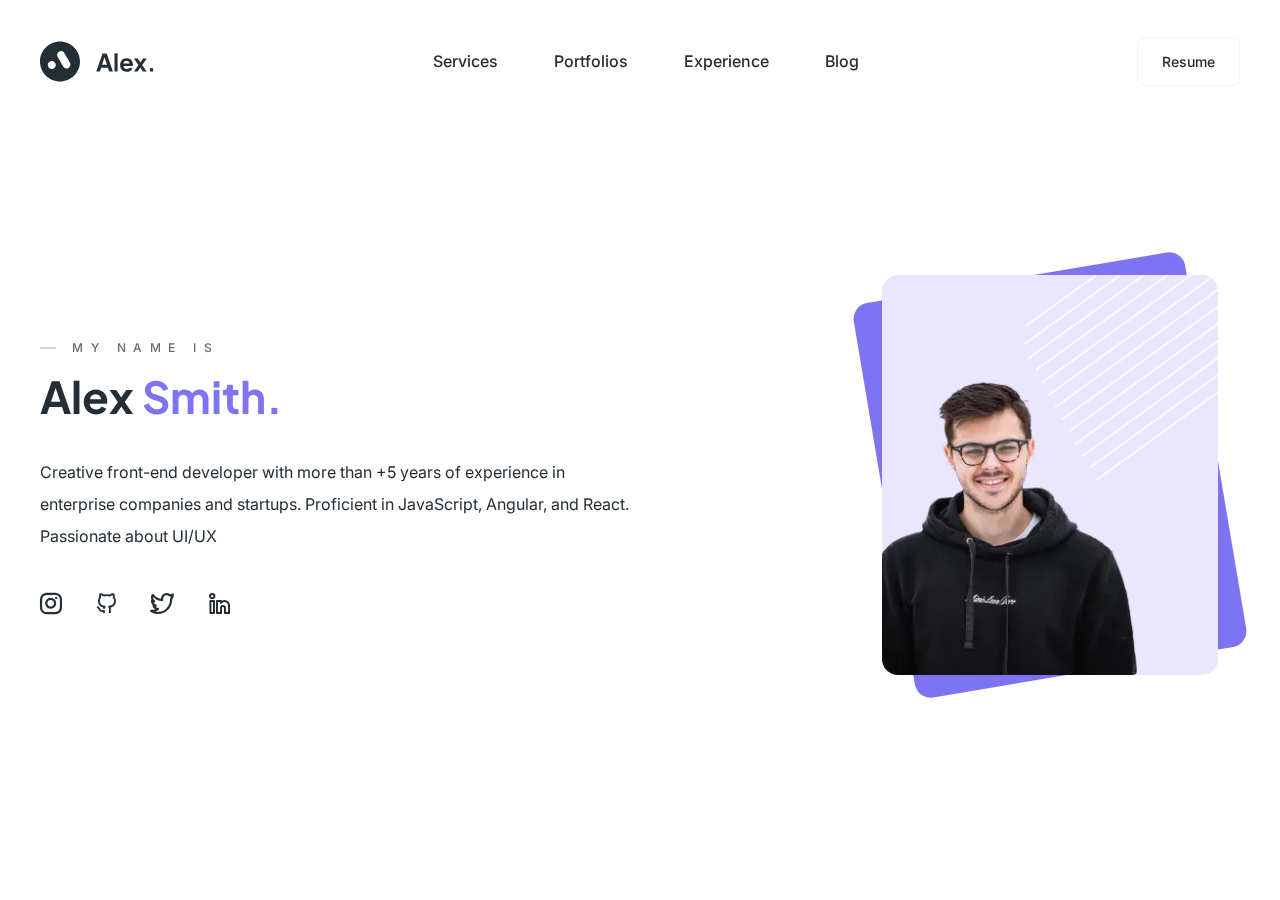
<file: index.html>
<!DOCTYPE html>
<html lang="en">

<head>
	<title>HomePage</title>
	<meta charset="UTF-8">
	<meta name="format-detection" content="telephone=no">
	<!-- <style>body{opacity: 0;}</style> -->
	<link rel="stylesheet" href="css/style.min.css?_v=20221107184219">
	<link rel="shortcut icon" href="favicon.ico">
	<!-- <meta name="robots" content="noindex, nofollow"> -->
	<meta name="viewport" content="width=device-width, initial-scale=1.0">
</head>

<body>
	<div data-fp class="wrapper">
		<header class="header">
			<div class="header__container">
				<a href="" class="header__logo"><img src="img/logo.svg" alt="Logo"></a>
				<div class="header__menu menu">
					<nav class="menu__body">
						<ul class="menu__list">
							<li class="menu__item"><a href="" data-goto=".services" class="menu__link">Services</a></li>
							<li class="menu__item"><a href="" data-goto=".portfolio" class="menu__link">Portfolios</a></li>
							<li class="menu__item"><a href="" data-goto=".career" class="menu__link">Experience</a></li>
							<li class="menu__item"><a href="" data-goto=".blog" class="menu__link">Blog</a></li>
						</ul>
					</nav>
				</div>
				<div class="header__actions">
					<a href="" class="header__button">Resume</a>
					<button type="button" class="header__icon icon-menu"><span></span></button>
				</div>
			</div>
		</header>
		<main class="page">
			<section data-fp-section class="page__main main-section">
				<div class="main-section__container">
					<div class="main-section__content">
						<div class="main-section__title title">
							<div class="title__label">MY NAME IS</div>
							<h1 class="title__value title__value_big">Alex <span>Smith.</span></h1>
						</div>
						<div class="main-section__text text">
							<p>Creative front-end developer with more than +5 years of experience in enterprise companies and
								startups. Proficient in JavaScript, Angular, and React. Passionate about UI/UX</p>
						</div>
						<div class="main-section__social social">
							<a href="" class="social__link _icon-s-instagram"></a>
							<a href="" class="social__link _icon-s-git"></a>
							<a href="" class="social__link _icon-s-twitter"></a>
							<a href="" class="social__link _icon-s-linkedin"></a>
						</div>
					</div>
					<div class="main-section__decor decor-main-section">
						<div class="decor-main-section__box">
							<div class="decor-main-section__image">
								<picture><source srcset="img/main/picture.webp" type="image/webp"><img class="decor-main-section__pictures" src="img/main/picture.png" alt="picture"></picture>
							</div>
						</div>
					</div>
				</div>
			</section>
			<section data-fp-section class="page__services services">
				<div class="services__container">
					<div class="services__title title">
						<div class="title__label">SERVICES</div>
						<h2 class="title__value">Specialized in</h2>
					</div>
					<div class="services__items">
						<article class="services__item item-service">
							<div class="item-service__icon"><img src="img/services/icons/01.svg" alt="icon"></div>
							<h4 class="item-service__title">UI/UX Design</h4>
							<div class="item-service__text">Turn what you have in mind of a digital product into reality. For
								any platform you consider.</div>
						</article>
						<article class="services__item item-service">
							<div class="item-service__icon"><img src="img/services/icons/02.svg" alt="icon"></div>
							<h4 class="item-service__title">Application Development</h4>
							<div class="item-service__text">Standard designing, building, and implementing your applications
								with documentation.
							</div>
						</article>
						<article class="services__item item-service">
							<div class="item-service__icon"><img src="img/services/icons/03.svg" alt="icon"></div>
							<h4 class="item-service__title">Web Development</h4>
							<div class="item-service__text">Create and maintain your websites and also take care of its
								performance and traffic capacity.</div>
						</article>
					</div>
				</div>
			</section>
			<section data-fp-section class="page__portfolio portfolio">
				<div class="portfolio__container">
					<div class="portfolio__header">
						<div class="portfolio__title title">
							<div class="title__label">MY WORKS</div>
							<h2 class="title__value">Featured Portfolios</h2>
						</div>
						<div class="portfolio__controls">
							<button type="button" class="portfolio__arrow portfolio__arrow_left _icon-slider-arrow"></button>
							<button type="button" class="portfolio__arrow portfolio__arrow_right _icon-slider-arrow "></button>
						</div>
					</div>
					<div class="portfolio__slider swiper">
						<div class="portfolio__wrapper swiper-wrapper">
							<div class="portfolio__slide swiper-slide">
								<article class="item-portfolio">
									<a href="" class="item-portfolio__image-ibg"><picture><source srcset="img/portfolio/01.webp" type="image/webp"><img src="img/portfolio/01.jpg" alt="image"></picture></a>
									<div class="item-portfolio__body">
										<h4 class="item-portfolio__title">
											<a href="" class="item-portfolio__link-title">Agency Website.</a>
										</h4>
										<div class="item-portfolio__footer">
											<a href="" class="item-portfolio__category category-link">WordPress</a>
											<a href="" class="item-portfolio__link _icon-link"></a>
										</div>
									</div>
								</article>
							</div>
							<div class="portfolio__slide swiper-slide">
								<article class="item-portfolio">
									<a href="" class="item-portfolio__image-ibg"><picture><source srcset="img/portfolio/02.webp" type="image/webp"><img src="img/portfolio/02.jpg" alt="image"></picture></a>
									<div class="item-portfolio__body">
										<h4 class="item-portfolio__title">
											<a href="" class="item-portfolio__link-title">Dashboard Website.</a>
										</h4>
										<div class="item-portfolio__footer">
											<a href="" class="item-portfolio__category category-link">React</a>
											<a href="" class="item-portfolio__link _icon-link"></a>
										</div>

									</div>
								</article>
							</div>
							<div class="portfolio__slide swiper-slide">
								<article class="item-portfolio">
									<a href="" class="item-portfolio__image-ibg"><picture><source srcset="img/portfolio/03.webp" type="image/webp"><img src="img/portfolio/03.jpg" alt="image"></picture></a>
									<div class="item-portfolio__body">
										<h4 class="item-portfolio__title">
											<a href="" class="item-portfolio__link-title">Support Center Website.</a>
										</h4>
										<div class="item-portfolio__footer">
											<a href="" class="item-portfolio__category category-link">PHP</a>
											<a href="" class="item-portfolio__link _icon-link"></a>
										</div>
									</div>
								</article>
							</div>
							<div class="portfolio__slide swiper-slide">
								<article class="item-portfolio">
									<a href="" class="item-portfolio__image-ibg"><picture><source srcset="img/portfolio/02.webp" type="image/webp"><img src="img/portfolio/02.jpg" alt="image"></picture></a>
									<div class="item-portfolio__body">
										<h4 class="item-portfolio__title">
											<a href="" class="item-portfolio__link-title">Dashboard Website.</a>
										</h4>
										<div class="item-portfolio__footer">
											<a href="" class="item-portfolio__category category-link">React</a>
											<a href="" class="item-portfolio__link _icon-link"></a>
										</div>
									</div>
								</article>
							</div>
						</div>
					</div>
				</div>
			</section>
			<section data-fp-section class="page__career career">
				<div data-tabs="768" class="career__container">
					<div class="career__body">
						<div class="career__title title">
							<div class="title__label">career path</div>
							<h2 class="title__value">Work Experices</h2>
						</div>
						<nav data-tabs-titles class="career__navigation navigation-career">
							<button type="button" class="navigation-career__title _tab-active">Apple</button>
							<button type="button" class="navigation-career__title">Microsoft</button>
							<button type="button" class="navigation-career__title">Facebook</button>
							<button type="button" class="navigation-career__title">Slack</button>
						</nav>
						<div data-tabs-body class="career__content content-career">
							<div class="content-career__body">
								<div class="content-career__header">
									<div class="content-career__title">Front-end Developer <a href="" class="content-career__link-title">Apple .Inc</a></div>
									<div class="content-career__location">California, United States</div>
									<div class="content-career__time">Nov 2020 - Present · Full-time</div>
									<div class="content-career__categories">
										<a href="" class="category-link">Swift</a>
										<a href="" class="category-link">Go</a>
									</div>
								</div>
								<div class="content-career__main">
									<ul class="content-career__list list-content-career">
										<li class="list-content-career__item">Improving overall website performance for mobile
											users.</li>
										<li class="list-content-career__item">Collaborate with back-end developers and web
											designers to improve usability</li>
										<li class="list-content-career__item">Add voice search feature for mobile app.</li>
										<li class="list-content-career__item">Developing an admin panel to manage contents, users,
											products and ...</li>
									</ul>
								</div>

							</div>
							<div class="content-career__body">
								<div class="content-career__header">
									<div class="content-career__title">Front-end Developer <a href="" class="content-career__link-title">Microsoft .Inc</a></div>
									<div class="content-career__location">California, United States</div>
									<div class="content-career__time">Nov 2020 - Present · Full-time</div>
									<div class="content-career__categories">
										<a href="" class="category-link">Swift</a>
										<a href="" class="category-link">Go</a>
									</div>
								</div>
								<div class="content-career__main">
									<ul class="content-career__list list-content-career">
										<li class="list-content-career__item">Improving overall website performance for mobile
											users.</li>
										<li class="list-content-career__item">Collaborate with back-end developers and web
											designers to improve usability</li>
										<li class="list-content-career__item">Add voice search feature for mobile app.</li>
										<li class="list-content-career__item">Developing an admin panel to manage contents, users,
											products and ...</li>
									</ul>
								</div>
							</div>
							<div class="content-career__body">
								<div class="content-career__header">
									<div class="content-career__title">Front-end Developer <a href="" class="content-career__link-title">Facebook .Inc</a></div>
									<div class="content-career__location">California, United States</div>
									<div class="content-career__time">Nov 2020 - Present · Full-time</div>
									<div class="content-career__categories">
										<a href="" class="category-link">Swift</a>
										<a href="" class="category-link">Go</a>
									</div>
								</div>
								<div class="content-career__main">
									<ul class="content-career__list list-content-career">
										<li class="list-content-career__item">Improving overall website performance for mobile
											users.</li>
										<li class="list-content-career__item">Collaborate with back-end developers and web
											designers to improve usability</li>
										<li class="list-content-career__item">Add voice search feature for mobile app.</li>
										<li class="list-content-career__item">Developing an admin panel to manage contents, users,
											products and ...</li>
									</ul>
								</div>
							</div>
							<div class="content-career__body">
								<div class="content-career__header">
									<div class="content-career__title">Front-end Developer <a href="" class="content-career__link-title">Slack .Inc</a></div>
									<div class="content-career__location">California, United States</div>
									<div class="content-career__time">Nov 2020 - Present · Full-time</div>
									<div class="content-career__categories">
										<a href="" class="category-link">Swift</a>
										<a href="" class="category-link">Go</a>
									</div>
								</div>
								<div class="content-career__main">
									<ul class="content-career__list list-content-career">
										<li class="list-content-career__item">Improving overall website performance for mobile
											users.</li>
										<li class="list-content-career__item">Collaborate with back-end developers and web
											designers to improve usability</li>
										<li class="list-content-career__item">Add voice search feature for mobile app.</li>
										<li class="list-content-career__item">Developing an admin panel to manage contents, users,
											products and ...</li>
									</ul>
								</div>
							</div>
						</div>
					</div>



				</div>
			</section>
			<section data-fp-section class="page__blog blog">
				<div class="blog__container">
					<div class="blog__title title">
						<div class="title__label">MY ARTICLES</div>
						<h2 class="title__value">Personal Blog</h2>
					</div>
					<div class="blog__items">
						<article class="blog__item item-blog">
							<a href="" class="item-blog__image-ibg"><picture><source srcset="img/blog/01.webp" type="image/webp"><img src="img/blog/01.png" alt="image"></picture></a>
							<div class="item-blog__body">
								<h4 class="item-blog__title">
									<a href="" class="item-blog__link-title">How to prototype in figma</a>
								</h4>
								<div class="item-blog__date date">July 15, 2021</div>
								<div class="item-blog__text text">Lorem ipsum dolor sit amet, consectetur adipiscing elit. Fusce
									id magna nec ante scelerisque laoreet. Fusce finibus ...</div>
								<a href="" class="item-blog__link">Continue Reading</a>
							</div>
						</article>
						<article class="blog__item item-blog">
							<a href="" class="item-blog__image-ibg"><picture><source srcset="img/blog/02.webp" type="image/webp"><img src="img/blog/02.jpg" alt="image"></picture></a>
							<div class="item-blog__body">
								<h4 class="item-blog__title">
									<a href="" class="item-blog__link-title">Being more productive with Notion.</a>
								</h4>
								<div class="item-blog__date date">Aug 8, 2020</div>
								<div class="item-blog__text text">Lorem ipsum dolor sit amet, consectetur adipiscing elit. Fusce
									id magna nec ante scelerisque laoreet. Fusce finibus ...</div>
								<a href="" class="item-blog__link">Continue Reading</a>
							</div>
						</article>
						<article class="blog__item item-blog">
							<a href="" class="item-blog__image-ibg"><picture><source srcset="img/blog/03.webp" type="image/webp"><img src="img/blog/03.jpg" alt="image"></picture></a>
							<div class="item-blog__body">
								<h4 class="item-blog__title">
									<a href="" class="item-blog__link-title">Beginners guide to adobe illustrator</a>
								</h4>
								<div class="item-blog__date date">Feb 19, 2021</div>
								<div class="item-blog__text text">Lorem ipsum dolor sit amet, consectetur adipiscing elit. Fusce
									id magna nec ante scelerisque laoreet. Fusce finibus ...</div>
								<a href="" class="item-blog__link">Continue Reading</a>
							</div>
						</article>
					</div>
				</div>
			</section>
			<section data-fp-section class="page__testimonials testimonials">
				<div class="testimonials__container">
					<div class="testimonials__title title">
						<div class="title__label">MY CLIENTS</div>
						<h2 class="title__value">Testimonials</h2>
					</div>
					<div class="testimonials__items">
						<div class="testimonials__item item-testimonials">
							<div class="item-testimonials__avatar-ibg"><picture><source srcset="img/testimonials/01.webp" type="image/webp"><img src="img/testimonials/01.png" alt="avatar"></picture></div>
							<div class="item-testimonials__text text">We were very pleased to hear how you resolved our
								website's user interface issues and challenges.</div>
							<div class="item-testimonials__name">Amelia Miller</div>
							<a href="" class="item-testimonials__profession category-link">Designer</a>
						</div>
						<div class="testimonials__item item-testimonials">
							<div class="item-testimonials__avatar-ibg"><picture><source srcset="img/testimonials/02.webp" type="image/webp"><img src="img/testimonials/02.png" alt="avatar"></picture></div>
							<div class="item-testimonials__text text">I’m glad I decided to work with you. The project was
								delivered on time with all the requirements.</div>
							<div class="item-testimonials__name">James Delaney</div>
							<a href="" class="item-testimonials__profession category-link">Developer</a>
						</div>
						<div class="testimonials__item item-testimonials">
							<div class="item-testimonials__avatar-ibg"><picture><source srcset="img/testimonials/03.webp" type="image/webp"><img src="img/testimonials/03.png" alt="avatar"></picture></div>
							<div class="item-testimonials__text text">The management of our projects was always faced with
								difficulties, but you handled these well.</div>
							<div class="item-testimonials__name">Isabella Bennett</div>
							<a href="" class="item-testimonials__profession category-link">Manager</a>
						</div>
					</div>
				</div>
			</section>
			<section data-fp-section class="page__skills skills">
				<div class="skills__container">
					<div class="skills__title title">
						<div class="title__label">MY CLIENTS</div>
						<h2 class="title__value">Testimonials</h2>
					</div>
					<div class="skills__body">
						<div class="skills__timeline timeline">
							<div class="timeline__item">
								<div class="timeline__title">Kingston university</div>
								<div class="timeline__text">Master's degree - Software Engineering</div>
								<div class="timeline__date">2019 - 2021</div>
							</div>
							<div class="timeline__item">
								<div class="timeline__title">Kingston university</div>
								<div class="timeline__text">Bachelor's degree - Computer Engineering</div>
								<div class="timeline__date">2015 - 2019</div>
							</div>
							<div class="timeline__item">
								<div class="timeline__title">Westminster School </div>
								<div class="timeline__text">Diploma's degree - Mathematics</div>
								<div class="timeline__date">2013 - 2015</div>
							</div>
						</div>
						<div class="skills__content content-skills">
							<div class="content-skills__text text">
								<p>
									For 5+ years, I have been continuously learning in the field of front-end and experimenting
									with new technologies and frameworks, and here you can see a summary of my skills.
								</p>
							</div>
							<div class="content-skills__items">
								<div class="content-skills__item">
									<div class="content-skills__label">React</div>
									<div class="content-skills__line">
										<span style="width: 67.5%;"></span>
									</div>
								</div>
								<div class="content-skills__item">
									<div class="content-skills__label">Angular</div>
									<div class="content-skills__line">
										<span style="width: 52%;"></span>
									</div>
								</div>
								<div class="content-skills__item">
									<div class="content-skills__label">Javascript</div>
									<div class="content-skills__line">
										<span style="width: 63.8%;"></span>
									</div>
								</div>
							</div>
						</div>
					</div>
				</div>
			</section>
		</main>
		<div data-fp-section class="page__bottom bottom__page">
			<section class="page__contacts contacts">
				<div class="contacts__container">
					<div class="contacts__content">
						<form action="#" class="contacts__form form">
							<div class="form__item">
								<input autocomplete="off" type="text" name="form[]" data-required data-error="Error" placeholder="Name" class="form__input">
							</div>
							<div class="form__item">
								<input autocomplete="off" type="text" name="form[]" data-required="email" data-error="Error" placeholder="Email" class="form__input">
							</div>
							<div class="form__item">
								<textarea autocomplete="off" type="text" name="form[]" data-error="Error" placeholder="Message" class="form__input"></textarea>
							</div>
							<div class="form__item">
								<button type="submit" class="form__button">Send Message</button>
							</div>
						</form>
						<div class="contacts__body">
							<ul class="contacts__list list-contacts">
								<li class="list-contacts__item">
									<div class="list-contacts__icon"><img src="img/contacts/icons/01.svg" alt="icons"></div>
									<div class="list-contacts__body">
										<h4 class="list-contacts__title">Address</h4>
										<a href="" class="list-contacts__text">3424 Layman Avenue, Fayetteville, NC</a>
									</div>
								</li>
								<li class="list-contacts__item">
									<div class="list-contacts__icon"><img src="img/contacts/icons/02.svg" alt="icons"></div>
									<div class="list-contacts__body">
										<h4 class="list-contacts__title">Phone</h4>
										<a href="tel:(501) 414-1541" class="list-contacts__text">(501) 414-1541</a>
									</div>
								</li>
								<li class="list-contacts__item">
									<div class="list-contacts__icon"><img src="img/contacts/icons/03.svg" alt="icons"></div>
									<div class="list-contacts__body">
										<h4 class="list-contacts__title">E-Mail</h4>
										<a href="mailto:devchapter@gmail.com" class="list-contacts__text">devchapter@gmail.com</a>
									</div>
								</li>
							</ul>
						</div>
					</div>

				</div>
			</section>
			<footer class="footer">
				<div class="footer__container">
					<div class="footer__social social">
						<a href="" class="social__link _icon-s-instagram"></a>
						<a href="" class="social__link _icon-s-git"></a>
						<a href="" class="social__link _icon-s-twitter"></a>
						<a href="" class="social__link _icon-s-linkedin"></a>
					</div>
					<div class="footer__copy">© 2022 - DevChapter</div>
				</div>
			</footer>
		</div>
	</div>
	<!-- <div id="popup" aria-hidden="true" class="popup">
	<div class="popup__wrapper">
		<div class="popup__content">
			<button data-close type="button" class="popup__close">Закрыть</button>
			<div class="popup__text">
				Text
			</div>
		</div>
	</div>
</div> -->
	<script src="js/app.min.js?_v=20221107184219"></script>
</body>

</html>
</file>
<file: css/style.min.css>
@charset "UTF-8";@import url(https://fonts.googleapis.com/css?family=Inter:regular,500&display=swap);@import url(https://fonts.googleapis.com/css?family=Plus+Jakarta+Sans:500,700&display=swap);@font-face{font-family:icons;font-display:swap;src:url(../fonts/icons.woff2) format("woff2"),url(../fonts/icons.woff) format("woff");font-weight:400;font-style:normal}.navigation-career__title::after,[class*=_icon-]:before{font-family:icons;font-style:normal;font-weight:400;font-variant:normal;text-transform:none;line-height:1;-webkit-font-smoothing:antialiased;-moz-osx-font-smoothing:grayscale}[class*=_icon-]:before{display:block}._icon-link:before{content:"\e900"}._icon-s-git:before{content:"\e901"}._icon-s-instagram:before{content:"\e902"}._icon-s-linkedin:before{content:"\e903"}._icon-s-twitter:before{content:"\e904"}._icon-slider-arrow:before{content:"\e905"}*{padding:0;margin:0;border:0}*,:after,:before{-webkit-box-sizing:border-box;box-sizing:border-box}body,html{height:100%;min-width:320px}body{color:#232e35;line-height:1;font-family:Inter;font-size:1rem;-ms-text-size-adjust:100%;-moz-text-size-adjust:100%;-webkit-text-size-adjust:100%;-webkit-font-smoothing:antialiased;-moz-osx-font-smoothing:grayscale}button,input,textarea{font-family:Inter;font-size:inherit}button{cursor:pointer;color:inherit;background-color:inherit}a{color:inherit;text-decoration:none}ul li{list-style:none}img{vertical-align:top}h1,h2,h3,h4,h5,h6{font-weight:inherit;font-size:inherit}.lock body{overflow:hidden;-ms-touch-action:none;touch-action:none;-ms-scroll-chaining:none;overscroll-behavior:none}.wrapper{min-height:100%;display:-webkit-box;display:-ms-flexbox;display:flex;-webkit-box-orient:vertical;-webkit-box-direction:normal;-ms-flex-direction:column;flex-direction:column;overflow:hidden}.wrapper>main{-webkit-box-flex:1;-ms-flex:1 1 auto;flex:1 1 auto}.wrapper>*{min-width:0}[class*=__container]{min-height:100%;max-width:76.875rem;margin:0 auto;padding:0 .9375rem}.fp-init body{overflow:hidden;-ms-touch-action:none;touch-action:none;-ms-scroll-chaining:none;overscroll-behavior:none}[data-fp]{min-height:100vh}.touch [data-fp]{min-height:calc(var(--vh,1vh) * 100)}.fp-init [data-fp]{z-index:1;-ms-touch-action:none;touch-action:none;position:relative;overflow:hidden}.fp-switching [data-fp-section]{-ms-touch-action:none;touch-action:none}.fp-init [data-fp-section]{position:absolute;top:0;left:0;right:0;bottom:0;width:100%;height:100%;overflow:auto}.fp-init .cards-mode [data-fp-section],.fp-init .slider-mode [data-fp-section]{-webkit-transition:-webkit-transform .7s cubic-bezier(.55,.085,0,.99) 0s;transition:-webkit-transform .7s cubic-bezier(.55,.085,0,.99) 0s;-o-transition:transform .7s cubic-bezier(.55,.085,0,.99) 0s;transition:transform .7s cubic-bezier(.55,.085,0,.99) 0s;transition:transform .7s cubic-bezier(.55,.085,0,.99) 0s,-webkit-transform .7s cubic-bezier(.55,.085,0,.99) 0s}.fp-init .fade-mode [data-fp-section]{-webkit-transition:opacity .5s ease-in-out 0s,visibility .5s ease-in-out 0s;-o-transition:opacity .5s ease-in-out 0s,visibility .5s ease-in-out 0s;transition:opacity .5s ease-in-out 0s,visibility .5s ease-in-out 0s}.fp-bullets{position:fixed;top:50%;-webkit-transform:translate(0,-50%);-ms-transform:translate(0,-50%);transform:translate(0,-50%);right:2.5rem;max-height:100%;display:-webkit-box;display:-ms-flexbox;display:flex;-webkit-box-orient:vertical;-webkit-box-direction:normal;-ms-flex-direction:column;flex-direction:column;-ms-flex-wrap:wrap;flex-wrap:wrap;-webkit-box-align:center;-ms-flex-align:center;align-items:center;-webkit-box-pack:center;-ms-flex-pack:center;justify-content:center;z-index:2;gap:.625rem}.fp-bullets .fp-bullet{cursor:pointer;width:1.25rem;height:1.25rem;-webkit-box-flex:0;-ms-flex:0 0 1.25rem;flex:0 0 1.25rem;border-radius:.625rem;background-color:#100c46;-webkit-box-shadow:0 0 .1875rem #6257fe,0 0 1.875rem rgba(255,255,255,.8);box-shadow:0 0 .1875rem #6257fe,0 0 1.875rem rgba(255,255,255,.8);border:.0625rem solid #fff;opacity:.6;-webkit-transition:opacity .4s ease-in-out 0s,background-color .4s ease-in-out 0s,-webkit-transform .4s ease-in-out 0s,-webkit-box-shadow .4s ease-in-out 0s;transition:opacity .4s ease-in-out 0s,background-color .4s ease-in-out 0s,-webkit-transform .4s ease-in-out 0s,-webkit-box-shadow .4s ease-in-out 0s;-o-transition:transform .4s ease-in-out 0s,opacity .4s ease-in-out 0s,background-color .4s ease-in-out 0s,box-shadow .4s ease-in-out 0s;transition:transform .4s ease-in-out 0s,opacity .4s ease-in-out 0s,background-color .4s ease-in-out 0s,box-shadow .4s ease-in-out 0s;transition:transform .4s ease-in-out 0s,opacity .4s ease-in-out 0s,background-color .4s ease-in-out 0s,box-shadow .4s ease-in-out 0s,-webkit-transform .4s ease-in-out 0s,-webkit-box-shadow .4s ease-in-out 0s}.fp-bullets .fp-bullet-active{opacity:1;background-color:#6257fe;-webkit-transform:translate3D(-.3125rem,-.125rem,0);-ms-transform:translate3D(-.3125rem,-.125rem,0);transform:translate3D(-.3125rem,-.125rem,0);-webkit-box-shadow:.3125rem .125rem .1875rem #100c46,0 0 1.875rem rgba(255,255,255,.8);box-shadow:.3125rem .125rem .1875rem #100c46,0 0 1.875rem rgba(255,255,255,.8)}[class*=-ibg]{position:relative}[class*=-ibg] img{position:absolute;width:100%;height:100%;top:0;left:0;-o-object-fit:cover;object-fit:cover}[class*=-ibg_contain] img{-o-object-fit:contain;object-fit:contain}.title__label{font-weight:500;font-size:.75rem;line-height:2;letter-spacing:.625em;color:#656d72;text-transform:uppercase;display:-webkit-box;display:-ms-flexbox;display:flex;-webkit-box-align:center;-ms-flex-align:center;align-items:center;gap:1rem}.title__label::before{content:"";width:1rem;height:.125rem;background-color:#d9d9d9}.title__label:not(:last-child){margin-bottom:.75em}.title__value{font-family:"Plus Jakarta Sans";font-weight:700;line-height:1.25}.title__value span{color:#7e74f1}.title__value_big{line-height:1.25}.text{line-height:2}.text p:not(:last-child){margin-bottom:.9375rem}.social{display:-webkit-box;display:-ms-flexbox;display:flex;-ms-flex-wrap:wrap;flex-wrap:wrap;gap:2rem;-webkit-box-align:center;-ms-flex-align:center;align-items:center;row-gap:.3125rem}.social__link{font-size:1.375rem;-webkit-transition:color .3s ease 0s;-o-transition:color .3s ease 0s;transition:color .3s ease 0s}.category-link{display:inline-block;border:1px solid #f1f1f1;border-radius:.25rem;color:#656d72;font-size:.75rem;line-height:1.25;padding:.25rem .5rem;-webkit-transition:all .3s ease 0s;-o-transition:all .3s ease 0s;transition:all .3s ease 0s}.header{position:fixed;width:100%;top:0;left:0;z-index:100;background-color:rgba(255,255,255,.75)}.header__container{display:-webkit-box;display:-ms-flexbox;display:flex;-webkit-box-align:center;-ms-flex-align:center;align-items:center;-webkit-box-pack:justify;-ms-flex-pack:justify;justify-content:space-between;gap:.9375rem;min-height:123px;padding-bottom:.3125rem;padding-top:.3125rem}.header__logo{position:relative;z-index:5}.header__button{position:relative;z-index:5;border:.0625rem solid #f1f1f1;border-radius:.5rem;padding:.9375rem 1.5rem;font-weight:500;font-size:.875rem;line-height:1.2142857143;-webkit-transition:all .3s ease 0s;-o-transition:all .3s ease 0s;transition:all .3s ease 0s}.header__actions{display:-webkit-box;display:-ms-flexbox;display:flex;-webkit-box-align:center;-ms-flex-align:center;align-items:center;gap:.9375rem}.menu__item{text-align:right}.menu__link{font-weight:500;font-size:1rem;line-height:1.1875;-webkit-transition:all .3s ease 0s;-o-transition:all .3s ease 0s;transition:all .3s ease 0s}.icon-menu{display:none}.bottom__page{display:-webkit-box;display:-ms-flexbox;display:flex;-webkit-box-orient:vertical;-webkit-box-direction:normal;-ms-flex-direction:column;flex-direction:column}.footer__container{display:-webkit-box;display:-ms-flexbox;display:flex;-webkit-box-pack:center;-ms-flex-pack:center;justify-content:center;-webkit-box-align:center;-ms-flex-align:center;align-items:center;-webkit-box-orient:vertical;-webkit-box-direction:normal;-ms-flex-direction:column;flex-direction:column;gap:.9375rem}.footer__social .social__link{color:#656d72}.footer__copy{color:#656d72;font-size:.875rem;line-height:1.2142857143}.main-section__container{display:-ms-grid;display:grid;-ms-grid-columns:(1fr)[2];grid-template-columns:repeat(2,1fr);-webkit-box-align:center;-ms-flex-align:center;align-items:center;padding-top:5rem;padding-bottom:1.875rem;-webkit-column-gap:1.25rem;-moz-column-gap:1.25rem;column-gap:1.25rem}.decor-main-section{margin:0 1.375rem;max-width:336px;-ms-grid-column-align:center;justify-self:center}.decor-main-section__box{position:relative;padding-bottom:119.0476190476%}.decor-main-section__box::after,.decor-main-section__box::before{content:"";position:absolute;width:100%;height:100%;top:0;left:0;border-radius:1rem}.decor-main-section__box::before{z-index:1;background-color:#7e74f1;-webkit-transform:rotate(-9.55deg);-ms-transform:rotate(-9.55deg);transform:rotate(-9.55deg)}.decor-main-section__box::after{z-index:2;background:#eae6fe url(../img/main/lines.svg) top right/58% no-repeat}.decor-main-section__image{position:absolute;width:100%;height:100%;top:0;left:0;border-radius:1rem;overflow:hidden}.decor-main-section__pictures{z-index:3;position:absolute;bottom:0;left:0;max-width:100%}.services{background-color:#fbfbfb}.services__container{display:-webkit-box;display:-ms-flexbox;display:flex;-webkit-box-orient:vertical;-webkit-box-direction:normal;-ms-flex-direction:column;flex-direction:column;-webkit-box-pack:center;-ms-flex-pack:center;justify-content:center;-webkit-box-align:center;-ms-flex-align:center;align-items:center;padding-bottom:1.875rem;padding-top:5rem}.services__items{width:100%;display:-ms-grid;display:grid;grid-template-columns:repeat(auto-fill,minmax(17.5rem,1fr))}.item-service{border-radius:.5rem;background-color:#fff;display:-ms-grid;display:grid;justify-items:center;text-align:center}.item-service__icon{width:3.5rem;height:3.5rem;display:-webkit-box;display:-ms-flexbox;display:flex;-webkit-box-pack:center;-ms-flex-pack:center;justify-content:center;-webkit-box-align:center;-ms-flex-align:center;align-items:center;border-radius:35%;background-color:#f5f3fe}.item-service__icon:not(:last-child){margin-bottom:1.5rem}.item-service__title{font-weight:500;line-height:1.25}.item-service__title:not(:last-child){margin-bottom:1rem}.item-service__text{font-size:.875rem;line-height:1.7142857143}.portfolio__container{display:-webkit-box;display:-ms-flexbox;display:flex;-webkit-box-orient:vertical;-webkit-box-direction:normal;-ms-flex-direction:column;flex-direction:column;-webkit-box-pack:center;-ms-flex-pack:center;justify-content:center;padding-bottom:1.875rem;padding-top:5rem}.portfolio__header{display:-webkit-box;display:-ms-flexbox;display:flex;-webkit-box-align:center;-ms-flex-align:center;align-items:center;-webkit-box-pack:justify;-ms-flex-pack:justify;justify-content:space-between;gap:1.25rem}.portfolio__controls{display:-webkit-box;display:-ms-flexbox;display:flex;-webkit-box-align:center;-ms-flex-align:center;align-items:center;gap:1rem}.portfolio__arrow{width:2.5rem;height:2.5rem;background:#eae6fe;border-radius:1rem;color:#7e74f1;font-size:.75rem;-webkit-transition:background-color .3s ease 0s;-o-transition:background-color .3s ease 0s;transition:background-color .3s ease 0s}.portfolio__arrow_left{-webkit-transform:rotate(-180deg);-ms-transform:rotate(-180deg);transform:rotate(-180deg)}.portfolio__arrow.swiper-button-disabled{opacity:.5;cursor:default;background:#eae6fe;color:#7e74f1}.item-portfolio{border:1px solid #f5f5f5;border-radius:.5rem;overflow:hidden;display:-webkit-box;display:-ms-flexbox;display:flex;-webkit-box-orient:vertical;-webkit-box-direction:normal;-ms-flex-direction:column;flex-direction:column;min-height:100%}.item-portfolio__image-ibg{overflow:hidden;padding-bottom:81.7174515235%;opacity:.5;-webkit-transition:opacity .3s ease 0s;-o-transition:opacity .3s ease 0s;transition:opacity .3s ease 0s}.item-portfolio__image-ibg img{-o-object-position:top;object-position:top;-webkit-transition:-webkit-transform .3s ease 0s;transition:-webkit-transform .3s ease 0s;-o-transition:transform .3s ease 0s;transition:transform .3s ease 0s;transition:transform .3s ease 0s,-webkit-transform .3s ease 0s}.item-portfolio__body{padding:1.5rem;display:-webkit-box;display:-ms-flexbox;display:flex;-webkit-box-orient:vertical;-webkit-box-direction:normal;-ms-flex-direction:column;flex-direction:column;gap:1rem;-webkit-box-flex:1;-ms-flex:1 1 auto;flex:1 1 auto}.item-portfolio__title{-webkit-box-flex:1;-ms-flex:1 1 100%;flex:1 1 100%}.item-portfolio__link-title{font-weight:500;line-height:1.25;-webkit-transition:color .3s ease 0s;-o-transition:color .3s ease 0s;transition:color .3s ease 0s}.item-portfolio__link{font-size:.59375rem;color:#656d72;-webkit-transition:color .3s ease 0s;-o-transition:color .3s ease 0s;transition:color .3s ease 0s}.item-portfolio__footer{display:-webkit-box;display:-ms-flexbox;display:flex;gap:1rem;-webkit-box-align:center;-ms-flex-align:center;align-items:center}.career{background-color:#fbfbfb}.career__container{display:-webkit-box;display:-ms-flexbox;display:flex;-webkit-box-orient:vertical;-webkit-box-direction:normal;-ms-flex-direction:column;flex-direction:column;-webkit-box-pack:center;-ms-flex-pack:center;justify-content:center;padding-bottom:1.875rem;padding-top:5rem}.career__body{display:-ms-grid;display:grid;-ms-grid-columns:auto;grid-template-columns:auto;-ms-grid-rows:auto;grid-template-rows:auto}._tab-spoller .career__navigation{display:none}.navigation-career__title{width:100%;display:-webkit-box;display:-ms-flexbox;display:flex;-webkit-box-pack:justify;-ms-flex-pack:justify;justify-content:space-between;-webkit-box-align:center;-ms-flex-align:center;align-items:center;text-align:left;padding:.875rem 1.5rem;line-height:1.1875;-webkit-transition:all .1s ease 0s;-o-transition:all .1s ease 0s;transition:all .1s ease 0s}.navigation-career__title:not(:last-child){margin-bottom:.5625rem}.navigation-career__title::after{font-size:.75rem;content:"\e905";display:none}._tab-spoller .navigation-career__title{border:1px solid rgba(188,199,206,.5058823529)}._tab-spoller .navigation-career__title::after{display:block;-webkit-transform:rotate(90deg);-ms-transform:rotate(90deg);transform:rotate(90deg)}.navigation-career__title._tab-active{background-color:#fff;color:#7e74f1}.navigation-career__title._tab-active::after{display:block}._tab-spoller .navigation-career__title._tab-active::after{-webkit-transform:rotate(-90deg);-ms-transform:rotate(-90deg);transform:rotate(-90deg)}._tab-spoller .content-career__body{padding:.9375rem 0 .9375rem 0}.content-career__header{border-bottom:1px solid #f1f1f1}.content-career__title{font-weight:500;font-size:1.125rem;line-height:1.2777777778}.content-career__title:not(:last-child){padding-bottom:.5rem}.content-career__link-title{text-decoration:underline}.content-career__location{color:#656d72;font-size:.875rem;line-height:17px}.content-career__location:not(:last-child){padding-bottom:1rem}.content-career__time{font-weight:500;font-size:.875rem;line-height:1.7142857143;color:#656d72}.content-career__time:not(:last-child){padding-bottom:1rem}.list-content-career__item{display:-webkit-box;display:-ms-flexbox;display:flex;-webkit-box-align:center;-ms-flex-align:center;align-items:center;gap:1.125rem;color:#656d72;line-height:1.1875}.list-content-career__item:not(:last-child){padding-bottom:1rem}.list-content-career__item::before{content:"";width:.625rem;height:.125rem;background:#d9d9d9}.blog__container{display:-webkit-box;display:-ms-flexbox;display:flex;-webkit-box-orient:vertical;-webkit-box-direction:normal;-ms-flex-direction:column;flex-direction:column;-webkit-box-align:center;-ms-flex-align:center;align-items:center;-webkit-box-pack:center;-ms-flex-pack:center;justify-content:center;padding-bottom:1.875rem;padding-top:5rem}.blog__items{-ms-grid-row-align:stretch;align-self:stretch;display:-ms-grid;display:grid;grid-template-columns:repeat(auto-fill,minmax(17.5rem,1fr))}.item-blog{min-height:100%;display:-webkit-box;display:-ms-flexbox;display:flex;-webkit-box-orient:vertical;-webkit-box-direction:normal;-ms-flex-direction:column;flex-direction:column;border-radius:.5rem;overflow:hidden;border:1px solid #f1f1f1}.item-blog__image-ibg{padding-bottom:67.3130193906%;overflow:hidden}.item-blog__image-ibg img{-webkit-transition:all .3s ease 0s;-o-transition:all .3s ease 0s;transition:all .3s ease 0s}.item-blog__body{padding:1rem 1rem 1.5rem 1rem;display:-ms-grid;display:grid;gap:1rem}.item-blog__link-title{font-weight:500;font-size:1rem;line-height:1.5;-webkit-transition:color .3s ease 0s;-o-transition:color .3s ease 0s;transition:color .3s ease 0s}.item-blog__date{color:#656d72;background:#fbfbfb;border-radius:.25rem;font-weight:500;font-size:.75rem;line-height:1.25;-ms-grid-column-align:start;justify-self:start;padding:.25rem .5rem}.item-blog__text{color:#656d72}.item-blog__link{margin-top:1.5rem;-ms-grid-column-align:center;justify-self:center;color:#656d72;font-weight:500;font-size:.875rem;line-height:1.2142857143;-webkit-transition:color .3s ease 0s;-o-transition:color .3s ease 0s;transition:color .3s ease 0s}.testimonials{background-color:#fbfbfb}.testimonials__container{display:-webkit-box;display:-ms-flexbox;display:flex;-webkit-box-orient:vertical;-webkit-box-direction:normal;-ms-flex-direction:column;flex-direction:column;-webkit-box-pack:center;-ms-flex-pack:center;justify-content:center;padding-bottom:1.875rem;padding-top:5rem}.testimonials__items{display:-ms-grid;display:grid;row-gap:5rem;grid-template-columns:repeat(auto-fill,minmax(17.5rem,1fr))}.item-testimonials{background-color:#fff;border-radius:.5rem;display:-webkit-box;display:-ms-flexbox;display:flex;-webkit-box-orient:vertical;-webkit-box-direction:normal;-ms-flex-direction:column;flex-direction:column;padding-bottom:1.5rem}.item-testimonials__avatar-ibg{-ms-flex-item-align:center;-ms-grid-row-align:center;align-self:center;border-radius:50%;overflow:hidden;height:5.625rem;width:6rem;margin-top:-3rem;-webkit-transition:-webkit-filter .3s ease 0s;transition:-webkit-filter .3s ease 0s;-o-transition:filter .3s ease 0s;transition:filter .3s ease 0s;transition:filter .3s ease 0s,-webkit-filter .3s ease 0s}.item-testimonials__avatar-ibg:not(:last-child){margin-bottom:2rem}.item-testimonials__text{-webkit-box-flex:1;-ms-flex:1 1 auto;flex:1 1 auto}.item-testimonials__name{font-weight:500;font-size:.875rem;line-height:1.2857142857}.item-testimonials__name:not(:last-child){margin-bottom:.5625rem}.item-testimonials__profession{-ms-flex-item-align:start;align-self:flex-start}.skills__container{display:-webkit-box;display:-ms-flexbox;display:flex;-webkit-box-orient:vertical;-webkit-box-direction:normal;-ms-flex-direction:column;flex-direction:column;-webkit-box-pack:center;-ms-flex-pack:center;justify-content:center;padding-bottom:1.875rem;padding-top:5rem}.skills__body{display:-ms-grid;display:grid;gap:2.5rem}.timeline{display:-ms-grid;display:grid;gap:4rem;position:relative}.timeline::before{content:"";position:absolute;width:1px;height:100%;top:.15625em;left:.75rem;background-color:#f1f1f1}.timeline__item{padding-left:2.5rem;position:relative}.timeline__item::before{content:"";position:absolute;width:1rem;height:1rem;top:.15625em;left:.25rem;border-radius:50%;background-color:#f1f1f1;z-index:3}.timeline__item:last-child::after{content:"";z-index:2;position:absolute;width:.0625rem;height:100%;bottom:0;left:.75rem;background-color:#fff}.timeline__title{font-weight:500;font-size:1rem;line-height:1.25}.timeline__title:not(:last-child){margin-bottom:.625rem}.timeline__text{font-weight:400;font-size:.875rem;line-height:1.2142857143}.timeline__text:not(:last-child){margin-bottom:1.5rem}.timeline__date{font-weight:500;font-size:.875rem;line-height:1.2142857143}.content-skills__items{display:-ms-grid;display:grid}.content-skills__label{font-weight:500;font-size:.875rem;line-height:1.2142857143}.content-skills__label:not(:last-child){margin-bottom:1rem}.content-skills__line{background:#f5f3fe;border-radius:.125rem;height:.5rem;position:relative}.content-skills__line span{position:absolute;height:100%;top:0;left:0;border-radius:.125rem;background-color:#7e74f1}.contacts{-webkit-box-flex:1;-ms-flex:1 1 auto;flex:1 1 auto;background-color:#fbfbfb}.contacts__container{display:-webkit-box;display:-ms-flexbox;display:flex;-webkit-box-orient:vertical;-webkit-box-direction:normal;-ms-flex-direction:column;flex-direction:column;-webkit-box-pack:center;-ms-flex-pack:center;justify-content:center;padding-bottom:1.875rem;padding-top:5rem}.contacts__content{display:-webkit-box;display:-ms-flexbox;display:flex;-webkit-box-align:center;-ms-flex-align:center;align-items:center}.contacts__form{-webkit-box-flex:0;-ms-flex:0 1 50%;flex:0 1 50%}.contacts__body{-webkit-box-flex:0;-ms-flex:0 1 50%;flex:0 1 50%}.form{display:-ms-grid;display:grid;gap:1rem}.form__item:last-child{padding-top:1.375rem}.form__input{width:100%;height:3rem;border-radius:.5rem;padding-left:1.5rem;background-color:#fff}.form__input::-webkit-input-placeholder{color:#656d72}.form__input::-moz-placeholder{color:#656d72}.form__input:-ms-input-placeholder{color:#656d72}.form__input::-ms-input-placeholder{color:#656d72}.form__input::placeholder{color:#656d72}.form__input:focus::-webkit-input-placeholder{color:#232e35}.form__input:focus::-moz-placeholder{color:#232e35}.form__input:focus:-ms-input-placeholder{color:#232e35}.form__input:focus::-ms-input-placeholder{color:#232e35}.form__input:focus::placeholder{color:#232e35}.form__button{background-color:#7e74f1;color:#fff;width:100%;border-radius:.5rem;padding:1rem 0;font-size:.875rem;line-height:1.2142857143;-webkit-transition:background-color .3s ease 0s;-o-transition:background-color .3s ease 0s;transition:background-color .3s ease 0s}.form__error{padding:.3125rem 0 0 1.5rem;color:red}textarea.form__input{padding-top:1rem;height:11.875rem;resize:vertical}.list-contacts{display:-ms-grid;display:grid}.list-contacts__item{display:-webkit-box;display:-ms-flexbox;display:flex;-webkit-box-align:center;-ms-flex-align:center;align-items:center;gap:1.5rem}.list-contacts__icon{-webkit-box-flex:0;-ms-flex:0 0 3.5rem;flex:0 0 3.5rem;height:3.5rem;display:-webkit-box;display:-ms-flexbox;display:flex;-webkit-box-pack:center;-ms-flex-pack:center;justify-content:center;-webkit-box-align:center;-ms-flex-align:center;align-items:center;background:#f5f3fe;border-radius:1rem}.list-contacts__title{font-weight:500;line-height:1.1875}.list-contacts__title:not(:last-child){margin-bottom:.25rem}.list-contacts__text{font-size:.875rem;line-height:1.7142857143;color:#656d72;-webkit-transition:color .3s ease 0s;-o-transition:color .3s ease 0s;transition:color .3s ease 0s}.swiper{overflow:hidden}.swiper-wrapper{width:100%;height:100%;-webkit-box-sizing:content-box;box-sizing:content-box;display:-webkit-box;display:-ms-flexbox;display:flex;position:relative}.swiper-vertical .swiper-wrapper{-webkit-box-orient:vertical;-webkit-box-direction:normal;-ms-flex-direction:column;flex-direction:column}.swiper-autoheight .swiper-wrapper{-webkit-box-align:start;-ms-flex-align:start;align-items:flex-start}.swiper-initialized .swiper-slide{-ms-flex-negative:0;flex-shrink:0}.swiper-android .swiper-slide,.swiper-android .swiper-wrapper{-webkit-transform:translate3d(0,0,0);transform:translate3d(0,0,0)}.swiper-button-lock{display:none!important}@media (min-width:47.99875em){.menu__list{display:-webkit-box;display:-ms-flexbox;display:flex;-ms-flex-wrap:wrap;flex-wrap:wrap;row-gap:.3125rem}.decor-main-section{width:100%;-ms-grid-column-align:end;justify-self:end}.career__body{-ms-flex-line-pack:center;align-content:center;-webkit-box-align:start;-ms-flex-align:start;align-items:start;grid-auto-flow:column;-ms-grid-columns:auto 1fr;grid-template-columns:auto 1fr;-ms-grid-rows:auto 1fr;grid-template-rows:auto 1fr}.career__content{-ms-grid-row-span:2;grid-row:span 2}.navigation-career__title._tab-active{padding:.875rem 2rem}}@media (min-width:47.99875em) and (min-width:75em){.menu__list{-webkit-column-gap:3.5rem;-moz-column-gap:3.5rem;column-gap:3.5rem}}@media (min-width:47.99875em) and (min-width:76.875em){.career__content{padding-top:2rem}}@media (min-width:53.125em){.skills__body{-ms-grid-columns:1fr 54.8333333333%;grid-template-columns:1fr 54.8333333333%}}@media (min-width:76.875em){.title__value{font-size:2.25rem}.title__value_big{font-size:2.75rem}.social{-webkit-column-gap:2.125rem;-moz-column-gap:2.125rem;column-gap:2.125rem}.footer__container{padding-top:5.5rem}.footer__container{padding-bottom:5.5rem}.main-section__title:not(:last-child){margin-bottom:2rem}.main-section__text:not(:last-child){margin-bottom:2.5rem}.services__container{gap:6.25rem}.services__items{gap:3.5rem}.item-service{padding:3.125rem}.portfolio__header{margin-bottom:9rem}.career__body{-webkit-column-gap:9rem;-moz-column-gap:9rem;column-gap:9rem}.career__body{row-gap:5rem}.content-career__header{padding-bottom:2rem}.content-career__main{padding-top:2rem}.blog__title{margin-bottom:9rem}.blog__items{gap:2.5rem}.testimonials__title{margin-bottom:8.25rem}.testimonials__items{-webkit-column-gap:2.5rem;-moz-column-gap:2.5rem;column-gap:2.5rem}.item-testimonials{padding-left:2rem}.item-testimonials{padding-right:2rem}.item-testimonials__text:not(:last-child){padding-bottom:3rem}.skills__title{padding-bottom:7rem}.content-skills__text:not(:last-child){margin-bottom:4rem}.content-skills__items{gap:2.5rem}.contacts__body{padding-left:6.5625rem}.list-contacts{gap:3rem}}@media (max-width:20em){.title__value{font-size:1.75rem}.title__value_big{font-size:2.25rem}.social{-webkit-column-gap:1.5625rem;-moz-column-gap:1.5625rem;column-gap:1.5625rem}.footer__container{padding-top:1.25rem}.footer__container{padding-bottom:1.25rem}.main-section__title:not(:last-child){margin-bottom:1rem}.main-section__text:not(:last-child){margin-bottom:1.25rem}.services__container{gap:1.875rem}.services__items{gap:1.25rem}.item-service{padding:.9375rem}.portfolio__header{margin-bottom:1.875rem}.career__body{-webkit-column-gap:1.25rem;-moz-column-gap:1.25rem;column-gap:1.25rem}.career__body{row-gap:1.25rem}.content-career__header{padding-bottom:1.25rem}.content-career__main{padding-top:1.25rem}.blog__title{margin-bottom:1.875rem}.blog__items{gap:1.25rem}.testimonials__title{margin-bottom:5rem}.testimonials__items{-webkit-column-gap:1.25rem;-moz-column-gap:1.25rem;column-gap:1.25rem}.item-testimonials{padding-left:.625rem}.item-testimonials{padding-right:.625rem}.item-testimonials__text:not(:last-child){padding-bottom:1.25rem}.skills__title{padding-bottom:1.875rem}.content-skills__text:not(:last-child){margin-bottom:1.25rem}.content-skills__items{gap:1.25rem}.contacts__body{padding-left:1.25rem}.list-contacts{gap:1.5rem}}@media (max-width:79.0625em){.decor-main-section{margin-right:1.875rem}}@media (max-width:76.875em){.fp-bullets{right:1.25rem}}@media (max-width:53.125em){.contacts__content{-webkit-box-orient:vertical;-webkit-box-direction:reverse;-ms-flex-direction:column-reverse;flex-direction:column-reverse}.contacts__form{-webkit-box-flex:0;-ms-flex:0 0 auto;flex:0 0 auto;width:100%;padding-left:0}.contacts__body{-webkit-box-flex:0;-ms-flex:0 0 auto;flex:0 0 auto;width:100%;padding-left:0}.contacts__list{margin-bottom:1.875rem}}@media (max-width:47.99875em){.touch [data-fp]{-webkit-transition:height .2s;-o-transition:height .2s;transition:height .2s}.header__container{min-height:60px}.header__button{padding:.625rem .9375rem}.menu-open .header__button{border:.0625rem solid #232e35;background-color:#232e35;color:#fff}.menu__body{position:fixed;top:0;right:-100%;width:100%;height:100%;overflow:auto;background-color:#7e74f1;padding:5.625rem .9375rem 1.875rem .9375rem;-webkit-transition:right .3s ease 0s;-o-transition:right .3s ease 0s;transition:right .3s ease 0s}.menu__body::before{content:"";position:fixed;width:100%;height:3.75rem;top:0;left:0;background-color:#fff;z-index:2}.menu-open .menu__body{right:0}.menu__item:not(:last-child){margin-bottom:1.875rem}.menu__link{color:#fff;font-size:2rem}.icon-menu{display:block;position:relative;width:1.875rem;height:1.125rem;-webkit-box-flex:0;-ms-flex:0 0 1.875rem;flex:0 0 1.875rem;z-index:5}.icon-menu span,.icon-menu::after,.icon-menu::before{content:"";-webkit-transition:all .3s ease 0s;-o-transition:all .3s ease 0s;transition:all .3s ease 0s;right:0;position:absolute;width:100%;height:.125rem;background-color:#000}.icon-menu::before{top:0}.icon-menu::after{bottom:0}.icon-menu span{top:calc(50% - .0625rem)}.menu-open .icon-menu span{width:0}.menu-open .icon-menu::before{top:calc(50% - .0625rem);-webkit-transform:rotate(-45deg);-ms-transform:rotate(-45deg);transform:rotate(-45deg)}.menu-open .icon-menu::after{bottom:calc(50% - .0625rem);-webkit-transform:rotate(45deg);-ms-transform:rotate(45deg);transform:rotate(45deg)}.main-section__container{-ms-grid-columns:auto;grid-template-columns:auto;row-gap:1.875rem}.decor-main-section{max-width:none}}@media (max-width:47.99875em) and (any-hover:none){.icon-menu{cursor:default}}@media (max-width:47.99875em) and (max-width:20em){.decor-main-section{width:15.375rem}}@media (max-width:40.625em){.portfolio__slider{margin-right:-.9375rem;padding-right:.9375rem}}@media (max-width:37.5em){.portfolio__header{-webkit-box-align:stretch;-ms-flex-align:stretch;align-items:stretch;-webkit-box-orient:vertical;-webkit-box-direction:normal;-ms-flex-direction:column;flex-direction:column}.portfolio__controls{-webkit-box-pack:center;-ms-flex-pack:center;justify-content:center}}@media (max-width:29.99875em){.fp-bullets{top:auto;bottom:1.25rem;-webkit-transform:translate(50%,0);-ms-transform:translate(50%,0);transform:translate(50%,0);-webkit-box-orient:horizontal;-webkit-box-direction:normal;-ms-flex-direction:row;flex-direction:row;right:50%}}@media (min-width:20em) and (max-width:76.875em){@supports (font-size:clamp(1.75rem ,1.5741758242rem + 0.8791208791vw ,2.25rem)){.title__value{font-size:clamp(1.75rem ,1.5741758242rem + .8791208791vw ,2.25rem)}}@supports not (font-size:clamp(1.75rem ,1.5741758242rem + 0.8791208791vw ,2.25rem)){.title__value{font-size:calc(1.75rem + .5 * (100vw - 20rem)/ 56.875)}}@supports (font-size:clamp(2.25rem ,2.0741758242rem + 0.8791208791vw ,2.75rem)){.title__value_big{font-size:clamp(2.25rem ,2.0741758242rem + .8791208791vw ,2.75rem)}}@supports not (font-size:clamp(2.25rem ,2.0741758242rem + 0.8791208791vw ,2.75rem)){.title__value_big{font-size:calc(2.25rem + .5 * (100vw - 20rem)/ 56.875)}}@supports ((-moz-column-gap:clamp(1.5625rem ,1.3646978022rem + 0.989010989vw ,2.125rem)) or (column-gap:clamp(1.5625rem ,1.3646978022rem + 0.989010989vw ,2.125rem))){.social{-webkit-column-gap:clamp(1.5625rem ,1.3646978022rem + .989010989vw ,2.125rem);-moz-column-gap:clamp(1.5625rem ,1.3646978022rem + .989010989vw ,2.125rem);column-gap:clamp(1.5625rem ,1.3646978022rem + .989010989vw ,2.125rem)}}@supports not ((-moz-column-gap:clamp(1.5625rem ,1.3646978022rem + 0.989010989vw ,2.125rem)) or (column-gap:clamp(1.5625rem ,1.3646978022rem + 0.989010989vw ,2.125rem))){.social{-webkit-column-gap:calc(1.5625rem + .5625 * (100vw - 20rem)/ 56.875);-moz-column-gap:calc(1.5625rem + .5625 * (100vw - 20rem)/ 56.875);column-gap:calc(1.5625rem + .5625 * (100vw - 20rem)/ 56.875)}}@supports (padding-top:clamp(1.25rem ,-0.2445054945rem + 7.4725274725vw ,5.5rem)){.footer__container{padding-top:clamp(1.25rem ,-.2445054945rem + 7.4725274725vw ,5.5rem)}}@supports not (padding-top:clamp(1.25rem ,-0.2445054945rem + 7.4725274725vw ,5.5rem)){.footer__container{padding-top:calc(1.25rem + 4.25 * (100vw - 20rem)/ 56.875)}}@supports (padding-bottom:clamp(1.25rem ,-0.2445054945rem + 7.4725274725vw ,5.5rem)){.footer__container{padding-bottom:clamp(1.25rem ,-.2445054945rem + 7.4725274725vw ,5.5rem)}}@supports not (padding-bottom:clamp(1.25rem ,-0.2445054945rem + 7.4725274725vw ,5.5rem)){.footer__container{padding-bottom:calc(1.25rem + 4.25 * (100vw - 20rem)/ 56.875)}}@supports (margin-bottom:clamp(1rem ,0.6483516484rem + 1.7582417582vw ,2rem)){.main-section__title:not(:last-child){margin-bottom:clamp(1rem ,.6483516484rem + 1.7582417582vw ,2rem)}}@supports not (margin-bottom:clamp(1rem ,0.6483516484rem + 1.7582417582vw ,2rem)){.main-section__title:not(:last-child){margin-bottom:calc(1rem + 1 * (100vw - 20rem)/ 56.875)}}@supports (margin-bottom:clamp(1.25rem ,0.8104395604rem + 2.1978021978vw ,2.5rem)){.main-section__text:not(:last-child){margin-bottom:clamp(1.25rem ,.8104395604rem + 2.1978021978vw ,2.5rem)}}@supports not (margin-bottom:clamp(1.25rem ,0.8104395604rem + 2.1978021978vw ,2.5rem)){.main-section__text:not(:last-child){margin-bottom:calc(1.25rem + 1.25 * (100vw - 20rem)/ 56.875)}}@supports (gap:clamp(1.875rem ,0.3365384615rem + 7.6923076923vw ,6.25rem)){.services__container{gap:clamp(1.875rem ,.3365384615rem + 7.6923076923vw ,6.25rem)}}@supports not (gap:clamp(1.875rem ,0.3365384615rem + 7.6923076923vw ,6.25rem)){.services__container{gap:calc(1.875rem + 4.375 * (100vw - 20rem)/ 56.875)}}@supports (gap:clamp(1.25rem ,0.4587912088rem + 3.956043956vw ,3.5rem)){.services__items{gap:clamp(1.25rem ,.4587912088rem + 3.956043956vw ,3.5rem)}}@supports not (gap:clamp(1.25rem ,0.4587912088rem + 3.956043956vw ,3.5rem)){.services__items{gap:calc(1.25rem + 2.25 * (100vw - 20rem)/ 56.875)}}@supports (padding:clamp(0.9375rem ,0.1682692308rem + 3.8461538462vw ,3.125rem)){.item-service{padding:clamp(.9375rem ,.1682692308rem + 3.8461538462vw ,3.125rem)}}@supports not (padding:clamp(0.9375rem ,0.1682692308rem + 3.8461538462vw ,3.125rem)){.item-service{padding:calc(.9375rem + 2.1875 * (100vw - 20rem)/ 56.875)}}@supports (margin-bottom:clamp(1.875rem ,-0.6304945055rem + 12.5274725275vw ,9rem)){.portfolio__header{margin-bottom:clamp(1.875rem ,-.6304945055rem + 12.5274725275vw ,9rem)}}@supports not (margin-bottom:clamp(1.875rem ,-0.6304945055rem + 12.5274725275vw ,9rem)){.portfolio__header{margin-bottom:calc(1.875rem + 7.125 * (100vw - 20rem)/ 56.875)}}@supports ((-moz-column-gap:clamp(1.25rem ,-1.4752747253rem + 13.6263736264vw ,9rem)) or (column-gap:clamp(1.25rem ,-1.4752747253rem + 13.6263736264vw ,9rem))){.career__body{-webkit-column-gap:clamp(1.25rem ,-1.4752747253rem + 13.6263736264vw ,9rem);-moz-column-gap:clamp(1.25rem ,-1.4752747253rem + 13.6263736264vw ,9rem);column-gap:clamp(1.25rem ,-1.4752747253rem + 13.6263736264vw ,9rem)}}@supports not ((-moz-column-gap:clamp(1.25rem ,-1.4752747253rem + 13.6263736264vw ,9rem)) or (column-gap:clamp(1.25rem ,-1.4752747253rem + 13.6263736264vw ,9rem))){.career__body{-webkit-column-gap:calc(1.25rem + 7.75 * (100vw - 20rem)/ 56.875);-moz-column-gap:calc(1.25rem + 7.75 * (100vw - 20rem)/ 56.875);column-gap:calc(1.25rem + 7.75 * (100vw - 20rem)/ 56.875)}}@supports (row-gap:clamp(1.25rem ,-0.0686813187rem + 6.5934065934vw ,5rem)){.career__body{row-gap:clamp(1.25rem ,-.0686813187rem + 6.5934065934vw ,5rem)}}@supports not (row-gap:clamp(1.25rem ,-0.0686813187rem + 6.5934065934vw ,5rem)){.career__body{row-gap:calc(1.25rem + 3.75 * (100vw - 20rem)/ 56.875)}}@supports (padding-bottom:clamp(1.25rem ,0.9862637363rem + 1.3186813187vw ,2rem)){.content-career__header{padding-bottom:clamp(1.25rem ,.9862637363rem + 1.3186813187vw ,2rem)}}@supports not (padding-bottom:clamp(1.25rem ,0.9862637363rem + 1.3186813187vw ,2rem)){.content-career__header{padding-bottom:calc(1.25rem + .75 * (100vw - 20rem)/ 56.875)}}@supports (padding-top:clamp(1.25rem ,0.9862637363rem + 1.3186813187vw ,2rem)){.content-career__main{padding-top:clamp(1.25rem ,.9862637363rem + 1.3186813187vw ,2rem)}}@supports not (padding-top:clamp(1.25rem ,0.9862637363rem + 1.3186813187vw ,2rem)){.content-career__main{padding-top:calc(1.25rem + .75 * (100vw - 20rem)/ 56.875)}}@supports (margin-bottom:clamp(1.875rem ,-0.6304945055rem + 12.5274725275vw ,9rem)){.blog__title{margin-bottom:clamp(1.875rem ,-.6304945055rem + 12.5274725275vw ,9rem)}}@supports not (margin-bottom:clamp(1.875rem ,-0.6304945055rem + 12.5274725275vw ,9rem)){.blog__title{margin-bottom:calc(1.875rem + 7.125 * (100vw - 20rem)/ 56.875)}}@supports (gap:clamp(1.25rem ,0.8104395604rem + 2.1978021978vw ,2.5rem)){.blog__items{gap:clamp(1.25rem ,.8104395604rem + 2.1978021978vw ,2.5rem)}}@supports not (gap:clamp(1.25rem ,0.8104395604rem + 2.1978021978vw ,2.5rem)){.blog__items{gap:calc(1.25rem + 1.25 * (100vw - 20rem)/ 56.875)}}@supports (margin-bottom:clamp(5rem ,3.8571428571rem + 5.7142857143vw ,8.25rem)){.testimonials__title{margin-bottom:clamp(5rem ,3.8571428571rem + 5.7142857143vw ,8.25rem)}}@supports not (margin-bottom:clamp(5rem ,3.8571428571rem + 5.7142857143vw ,8.25rem)){.testimonials__title{margin-bottom:calc(5rem + 3.25 * (100vw - 20rem)/ 56.875)}}@supports ((-moz-column-gap:clamp(1.25rem ,0.8104395604rem + 2.1978021978vw ,2.5rem)) or (column-gap:clamp(1.25rem ,0.8104395604rem + 2.1978021978vw ,2.5rem))){.testimonials__items{-webkit-column-gap:clamp(1.25rem ,.8104395604rem + 2.1978021978vw ,2.5rem);-moz-column-gap:clamp(1.25rem ,.8104395604rem + 2.1978021978vw ,2.5rem);column-gap:clamp(1.25rem ,.8104395604rem + 2.1978021978vw ,2.5rem)}}@supports not ((-moz-column-gap:clamp(1.25rem ,0.8104395604rem + 2.1978021978vw ,2.5rem)) or (column-gap:clamp(1.25rem ,0.8104395604rem + 2.1978021978vw ,2.5rem))){.testimonials__items{-webkit-column-gap:calc(1.25rem + 1.25 * (100vw - 20rem)/ 56.875);-moz-column-gap:calc(1.25rem + 1.25 * (100vw - 20rem)/ 56.875);column-gap:calc(1.25rem + 1.25 * (100vw - 20rem)/ 56.875)}}@supports (padding-left:clamp(0.625rem ,0.1414835165rem + 2.4175824176vw ,2rem)){.item-testimonials{padding-left:clamp(.625rem ,.1414835165rem + 2.4175824176vw ,2rem)}}@supports not (padding-left:clamp(0.625rem ,0.1414835165rem + 2.4175824176vw ,2rem)){.item-testimonials{padding-left:calc(.625rem + 1.375 * (100vw - 20rem)/ 56.875)}}@supports (padding-right:clamp(0.625rem ,0.1414835165rem + 2.4175824176vw ,2rem)){.item-testimonials{padding-right:clamp(.625rem ,.1414835165rem + 2.4175824176vw ,2rem)}}@supports not (padding-right:clamp(0.625rem ,0.1414835165rem + 2.4175824176vw ,2rem)){.item-testimonials{padding-right:calc(.625rem + 1.375 * (100vw - 20rem)/ 56.875)}}@supports (padding-bottom:clamp(1.25rem ,0.6346153846rem + 3.0769230769vw ,3rem)){.item-testimonials__text:not(:last-child){padding-bottom:clamp(1.25rem ,.6346153846rem + 3.0769230769vw ,3rem)}}@supports not (padding-bottom:clamp(1.25rem ,0.6346153846rem + 3.0769230769vw ,3rem)){.item-testimonials__text:not(:last-child){padding-bottom:calc(1.25rem + 1.75 * (100vw - 20rem)/ 56.875)}}@supports (padding-bottom:clamp(1.875rem ,0.0728021978rem + 9.010989011vw ,7rem)){.skills__title{padding-bottom:clamp(1.875rem ,.0728021978rem + 9.010989011vw ,7rem)}}@supports not (padding-bottom:clamp(1.875rem ,0.0728021978rem + 9.010989011vw ,7rem)){.skills__title{padding-bottom:calc(1.875rem + 5.125 * (100vw - 20rem)/ 56.875)}}@supports (margin-bottom:clamp(1.25rem ,0.282967033rem + 4.8351648352vw ,4rem)){.content-skills__text:not(:last-child){margin-bottom:clamp(1.25rem ,.282967033rem + 4.8351648352vw ,4rem)}}@supports not (margin-bottom:clamp(1.25rem ,0.282967033rem + 4.8351648352vw ,4rem)){.content-skills__text:not(:last-child){margin-bottom:calc(1.25rem + 2.75 * (100vw - 20rem)/ 56.875)}}@supports (gap:clamp(1.25rem ,0.8104395604rem + 2.1978021978vw ,2.5rem)){.content-skills__items{gap:clamp(1.25rem ,.8104395604rem + 2.1978021978vw ,2.5rem)}}@supports not (gap:clamp(1.25rem ,0.8104395604rem + 2.1978021978vw ,2.5rem)){.content-skills__items{gap:calc(1.25rem + 1.25 * (100vw - 20rem)/ 56.875)}}@supports (padding-left:clamp(1.25rem ,-0.6181318681rem + 9.3406593407vw ,6.5625rem)){.contacts__body{padding-left:clamp(1.25rem ,-.6181318681rem + 9.3406593407vw ,6.5625rem)}}@supports not (padding-left:clamp(1.25rem ,-0.6181318681rem + 9.3406593407vw ,6.5625rem)){.contacts__body{padding-left:calc(1.25rem + 5.3125 * (100vw - 20rem)/ 56.875)}}@supports (gap:clamp(1.5rem ,0.9725274725rem + 2.6373626374vw ,3rem)){.list-contacts{gap:clamp(1.5rem ,.9725274725rem + 2.6373626374vw ,3rem)}}@supports not (gap:clamp(1.5rem ,0.9725274725rem + 2.6373626374vw ,3rem)){.list-contacts{gap:calc(1.5rem + 1.5 * (100vw - 20rem)/ 56.875)}}}@media (min-width:47.99875em) and (min-width:48em) and (max-width:75em){@supports ((-moz-column-gap:clamp(1.5625rem ,-1.8819444444rem + 7.1759259259vw ,3.5rem)) or (column-gap:clamp(1.5625rem ,-1.8819444444rem + 7.1759259259vw ,3.5rem))){.menu__list{-webkit-column-gap:clamp(1.5625rem ,-1.8819444444rem + 7.1759259259vw ,3.5rem);-moz-column-gap:clamp(1.5625rem ,-1.8819444444rem + 7.1759259259vw ,3.5rem);column-gap:clamp(1.5625rem ,-1.8819444444rem + 7.1759259259vw ,3.5rem)}}@supports not ((-moz-column-gap:clamp(1.5625rem ,-1.8819444444rem + 7.1759259259vw ,3.5rem)) or (column-gap:clamp(1.5625rem ,-1.8819444444rem + 7.1759259259vw ,3.5rem))){.menu__list{-webkit-column-gap:calc(1.5625rem + 1.9375 * (100vw - 48rem)/ 27);-moz-column-gap:calc(1.5625rem + 1.9375 * (100vw - 48rem)/ 27);column-gap:calc(1.5625rem + 1.9375 * (100vw - 48rem)/ 27)}}}@media (min-width:47.99875em) and (max-width:48em){.menu__list{-webkit-column-gap:1.5625rem;-moz-column-gap:1.5625rem;column-gap:1.5625rem}}@media (max-width:47.99875em) and (min-width:76.875em){.decor-main-section{width:21rem}}@media (max-width:47.99875em) and (min-width:20em) and (max-width:76.875em){@supports (width:clamp(15.375rem ,13.396978022rem + 9.8901098901vw ,21rem)){.decor-main-section{width:clamp(15.375rem ,13.396978022rem + 9.8901098901vw ,21rem)}}@supports not (width:clamp(15.375rem ,13.396978022rem + 9.8901098901vw ,21rem)){.decor-main-section{width:calc(15.375rem + 5.625 * (100vw - 20rem)/ 56.875)}}}@media (min-width:47.99875em) and (min-width:20em) and (max-width:76.875em){@supports (padding-top:clamp(0.9375rem ,0.5638736264rem + 1.8681318681vw ,2rem)){.career__content{padding-top:clamp(.9375rem ,.5638736264rem + 1.8681318681vw ,2rem)}}@supports not (padding-top:clamp(0.9375rem ,0.5638736264rem + 1.8681318681vw ,2rem)){.career__content{padding-top:calc(.9375rem + 1.0625 * (100vw - 20rem)/ 56.875)}}}@media (min-width:47.99875em) and (max-width:20em){.career__content{padding-top:.9375rem}}@media (any-hover:hover){.fp-bullets .fp-bullet:hover{opacity:1}.social__link:hover{color:#7e74f1}.category-link:hover{border:.0625rem solid #7e74f1;background-color:#7e74f1;color:#fff}.header__button:hover{border:.0625rem solid #7e74f1;background-color:#7e74f1;color:#fff}.menu__link:hover{color:#7e74f1}.footer__social .social__link:hover{color:#7e74f1}.portfolio__arrow:hover{background-color:#c4b8ff}.item-portfolio__image-ibg:hover{opacity:1}.item-portfolio__image-ibg:hover img{-webkit-transform:scale(1.05);-ms-transform:scale(1.05);transform:scale(1.05)}.item-portfolio__link-title:hover{color:#7e74f1}.item-portfolio__link:hover{color:#7e74f1}.item-blog__image-ibg:hover img{-webkit-transform:scale(1.05);-ms-transform:scale(1.05);transform:scale(1.05)}.item-blog__link-title:hover{color:#7e74f1}.item-blog__link:hover{color:#7e74f1}.item-testimonials:hover .item-testimonials__avatar-ibg{-webkit-filter:drop-shadow(0 4px 4px rgba(0, 0, 0, .25));filter:drop-shadow(0 4px 4px rgba(0, 0, 0, .25))}.form__button:hover{background-color:#675be7}.list-contacts__text:hover{color:#7e74f1}}@media (any-hover:none){.item-portfolio__image-ibg{opacity:1}}
</file>
